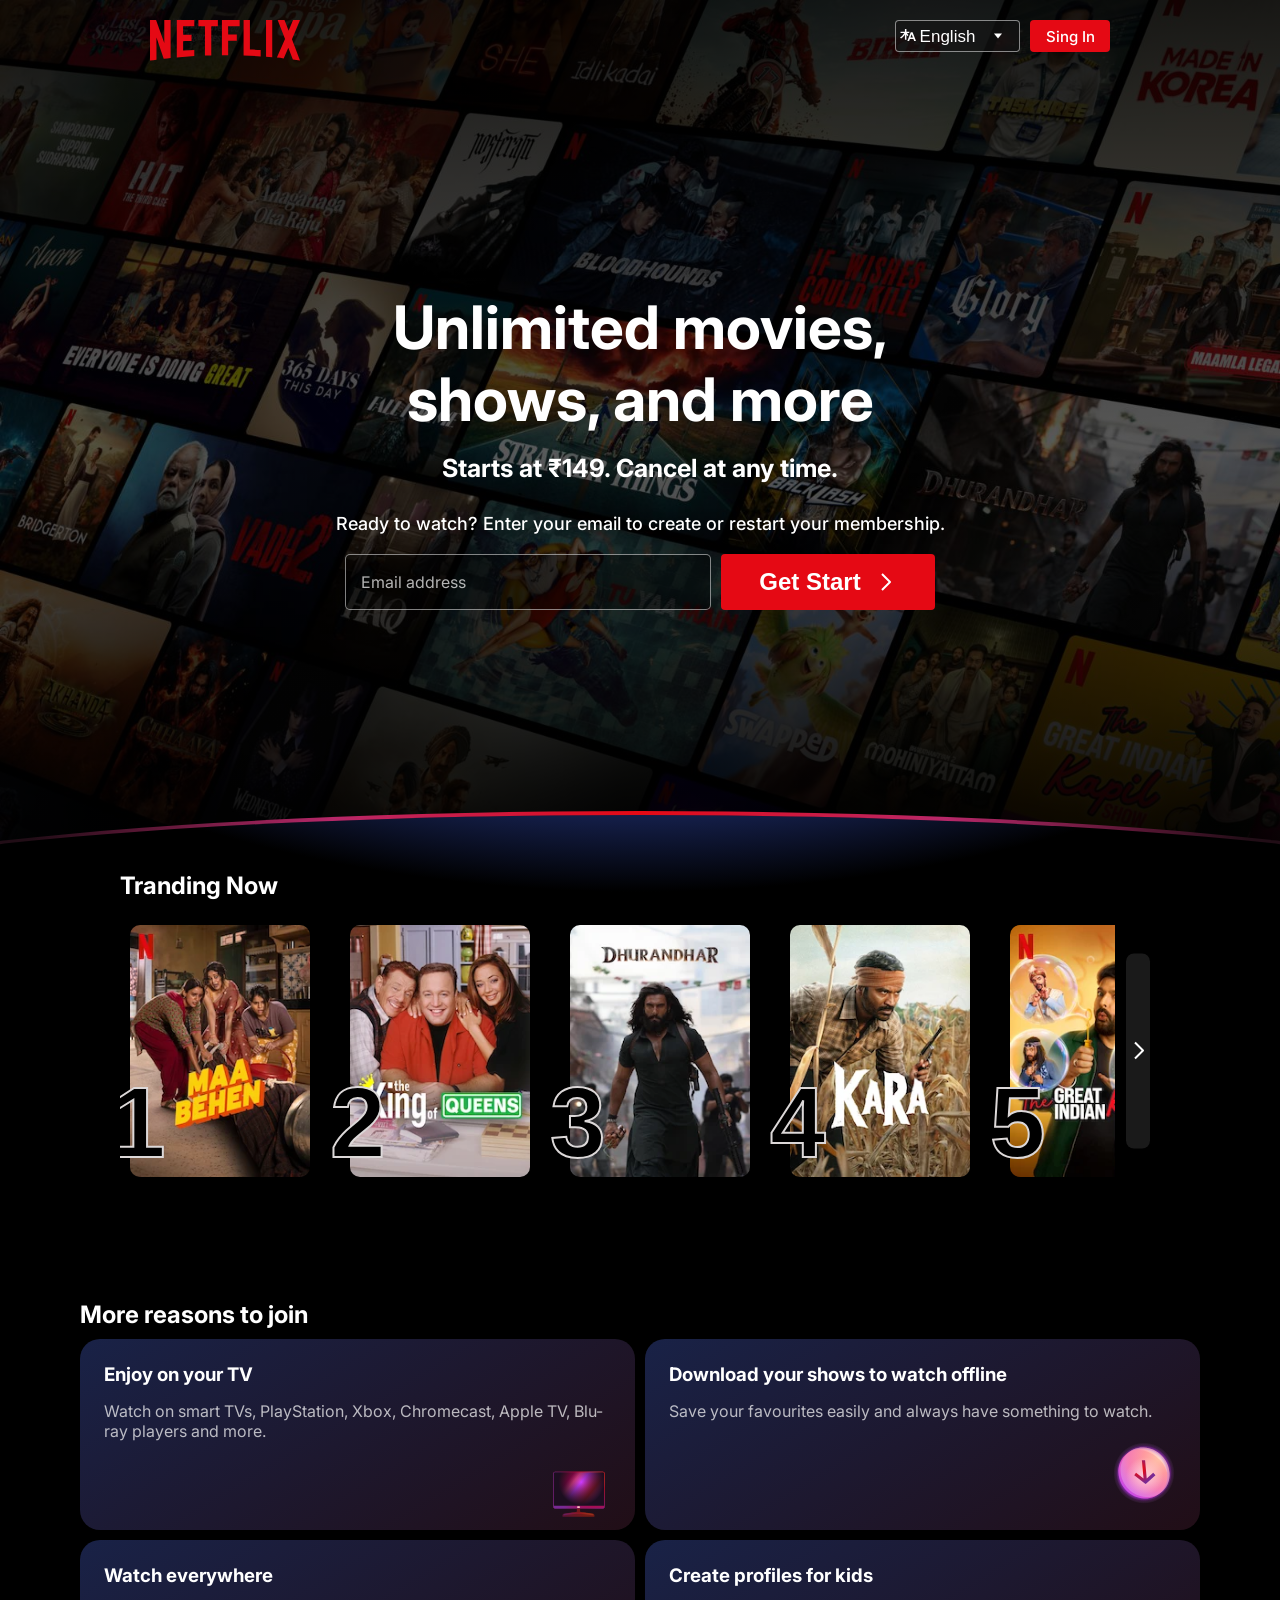
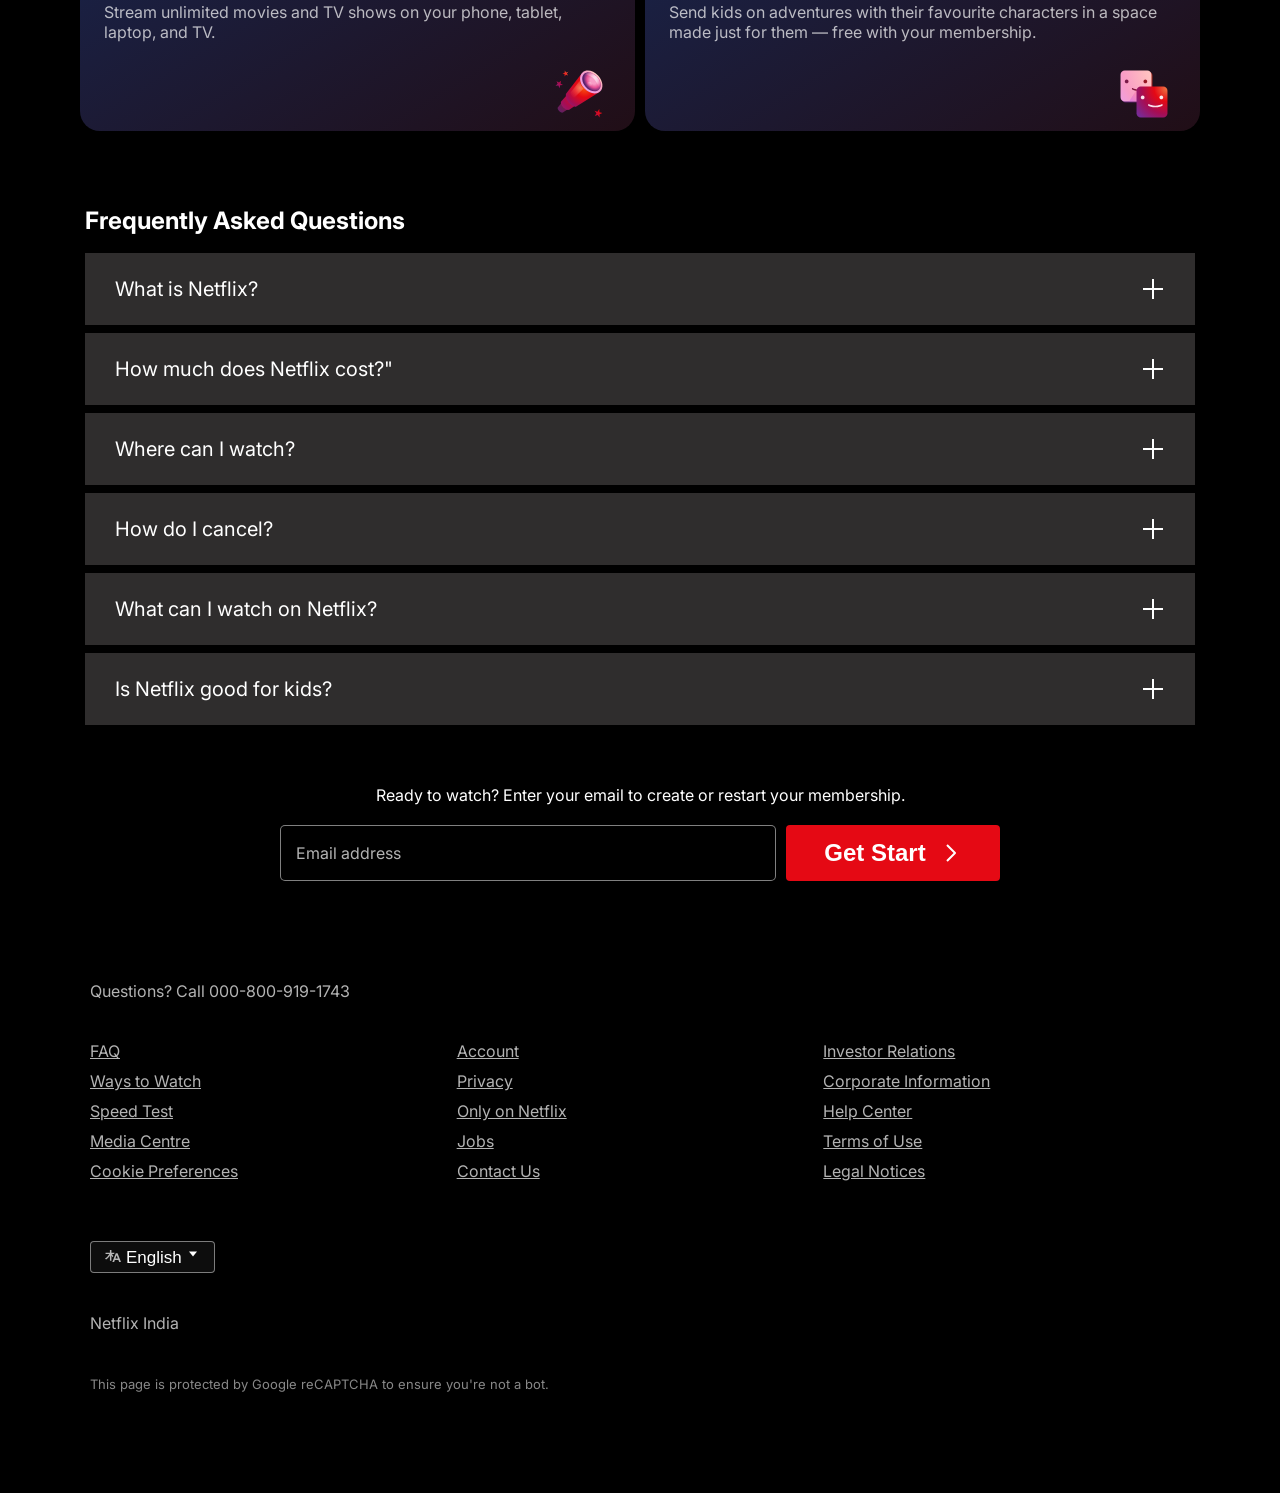
<file: index.html>
<!DOCTYPE html>
<html lang="en">
<head>
    <meta charset="UTF-8">
    <meta name="viewport" content="width=device-width, initial-scale=1.0">
    <title>Netflix India - clone</title>
    <link rel="stylesheet" href="style.css">
    <link rel="preconnect" href="https://fonts.googleapis.com">
    <link rel="preconnect" href="https://fonts.gstatic.com" crossorigin>
    <link href="https://fonts.googleapis.com/css2?family=Inter:wght@300;400;700&family=Bebas+Neue&display=swap" rel="stylesheet">
</head>
<body>
    <header>
        <div class="navbar">
            <span class="logo">
                <svg viewBox="0 0 111 30" version="1.1" xmlns="http://www.w3.org/2000/svg" xmlns:xlink="http://www.w3.org/1999/xlink" aria-hidden="true" role="img" class="default-ltr-iqcdef-cache-17hp4kx e38gzvf2"><g><path d="M105.06233,14.2806261 L110.999156,30 C109.249227,29.7497422 107.500234,29.4366857 105.718437,29.1554972 L102.374168,20.4686475 L98.9371075,28.4375293 C97.2499766,28.1563408 95.5928391,28.061674 93.9057081,27.8432843 L99.9372012,14.0931671 L94.4680851,-5.68434189e-14 L99.5313525,-5.68434189e-14 L102.593495,7.87421502 L105.874965,-5.68434189e-14 L110.999156,-5.68434189e-14 L105.06233,14.2806261 Z M90.4686475,-5.68434189e-14 L85.8749649,-5.68434189e-14 L85.8749649,27.2499766 C87.3746368,27.3437061 88.9371075,27.4055675 90.4686475,27.5930265 L90.4686475,-5.68434189e-14 Z M81.9055207,26.93692 C77.7186241,26.6557316 73.5307901,26.4064111 69.250164,26.3117443 L69.250164,-5.68434189e-14 L73.9366389,-5.68434189e-14 L73.9366389,21.8745899 C76.6248008,21.9373887 79.3120255,22.1557784 81.9055207,22.2804387 L81.9055207,26.93692 Z M64.2496954,10.6561065 L64.2496954,15.3435186 L57.8442216,15.3435186 L57.8442216,25.9996251 L53.2186709,25.9996251 L53.2186709,-5.68434189e-14 L66.3436123,-5.68434189e-14 L66.3436123,4.68741213 L57.8442216,4.68741213 L57.8442216,10.6561065 L64.2496954,10.6561065 Z M45.3435186,4.68741213 L45.3435186,26.2498828 C43.7810479,26.2498828 42.1876465,26.2498828 40.6561065,26.3117443 L40.6561065,4.68741213 L35.8121661,4.68741213 L35.8121661,-5.68434189e-14 L50.2183897,-5.68434189e-14 L50.2183897,4.68741213 L45.3435186,4.68741213 Z M30.749836,15.5928391 C28.687787,15.5928391 26.2498828,15.5928391 24.4999531,15.6875059 L24.4999531,22.6562939 C27.2499766,22.4678976 30,22.2495079 32.7809542,22.1557784 L32.7809542,26.6557316 L19.812541,27.6876933 L19.812541,-5.68434189e-14 L32.7809542,-5.68434189e-14 L32.7809542,4.68741213 L24.4999531,4.68741213 L24.4999531,10.9991564 C26.3126816,10.9991564 29.0936358,10.9054269 30.749836,10.9054269 L30.749836,15.5928391 Z M4.78114163,12.9684132 L4.78114163,29.3429562 C3.09401069,29.5313525 1.59340144,29.7497422 0,30 L0,-5.68434189e-14 L4.4690224,-5.68434189e-14 L10.562377,17.0315868 L10.562377,-5.68434189e-14 L15.2497891,-5.68434189e-14 L15.2497891,28.061674 C13.5935889,28.3437998 11.906458,28.4375293 10.1246602,28.6868498 L4.78114163,12.9684132 Z"></path></g></svg>
            </span>
            
            <div class="btnContainer">
                <div class="lang-container">
                    <svg viewBox="0 0 16 16" width="16" height="16" data-icon="LanguagesSmall" data-icon-id=":R8pbaml6lalalalb96:" aria-hidden="true" xmlns="http://www.w3.org/2000/svg" fill="none" role="img"><path fill="currentColor" fill-rule="evenodd" d="M10.77 5.33 10.5 6 9.34 8.94l-.57 1.44L7.33 14h1.78l.73-1.97h3.58l.74 1.97H16l-3.43-8.67zm-.15 4.6-.24.63h2.51l-1.26-3.35zm-1.1-5.09.1-.19h-3.2V2h-1.5v2.65H.55V6h3.77A11 11 0 0 1 0 10.43c.33.28.81.8 1.05 1.16 1.5-.91 2.85-2.36 3.88-4.02v5.1h1.49V7.52q.6.95 1.33 1.8l.57-1.43a12 12 0 0 1-1.34-1.9h2.09z" clip-rule="evenodd"></path></svg>
                    <select id="langbtn" style="font-size: 17px !important">
                        <option> English </option>
                        <option> हिन्दी </option>
                    </select>
                </div>
                <div class="btn" id="singIn" ><a href="singIn.html"> Sing In </a></div>
            </div>
        </div>

        <div class="header-contant-container">
            <div class="header-contant">
                <h1>Unlimited movies, shows, and more</h1>
                <p>Starts at ₹149. Cancel at any time.</p>
                <h3>Ready to watch? Enter your email to create or restart your membership.</h4>
            </div>
            <div class="email-container">
                <div class="input-wrapper">
                    <input type="email" id="emailInput" class="netflix-input" required placeholder=" ">
                    <label for="emailInput" class="input-label">Email address</label>
                </div>
                
                <div class="get-start-btn-container">
                    <button id="getStartedBtn">
                        <a class="get-start-btn" href="">Get Start</a>
                        <svg viewBox="0 0 24 24" width="24" height="24" data-icon="ChevronRightMedium" data-icon-id=":r4:" aria-hidden="true" xmlns="http://www.w3.org/2000/svg" fill="none" role="img"><path fill="currentColor" fill-rule="evenodd" d="m15.586 12-7.293 7.293 1.414 1.414 8-8a1 1 0 0 0 0-1.414l-8-8-1.414 1.414z" clip-rule="evenodd"></path></svg>
                    </button>
                </div>

            </div>

            <div id="error-message" style="color: #eb5757; font-size: 14px; margin-top: 5px; display: none;">
                Please enter a valid email address.
            </div>
        </div>

         <div class="curve-wrapper">
            <div class="curve-container">
                <div class="rounded-line"></div>
            </div>
        </div>

        <div class="tranding-section-container">
            <div class="tranding-section-title">
                <h2>Tranding Now</h2>
            </div>

            <div class="slider-btn" id="slider-left-btn">
                <button>
                    <svg viewBox="0 0 24 24" width="24" height="24" data-icon="ChevronLeftMedium" data-icon-id=":rr:" aria-hidden="true" xmlns="http://www.w3.org/2000/svg" fill="none" role="img"><path fill="currentColor" fill-rule="evenodd" d="m8.414 12 7.293 7.293-1.414 1.414-8-8a1 1 0 0 1 0-1.414l8-8 1.414 1.414z" clip-rule="evenodd"></path></svg>
                </button>
            </div>

                <div class="tranding-section-slider">
                    <div class="card">
                        <img id="maa-behen-img" src="MaaBehen.webp" alt="Maa Behen">
                        <div class="number">1</div>
                    </div>
                    
                    <div class="card">
                        <img id="the-king-0f-queens-img" src="The King of Queens.webp" alt="The King of Queens">
                        <div class="number">2</div>
                    </div>
                    
                    <div class="card">
                        <img id="dhurander-img" src="Dhurander.webp" alt="Dhurander">
                        <div class="number">3</div>
                    </div>
                    
                    <div class="card">
                        <img id="kara-img" src="Kara.webp" alt="Kara">
                        <div class="number">4</div>
                    </div>
                    
                    <div class="card">
                        <img id="the-great-kapil-sharma-show-img" src="The Great Kapil Sharma Show.webp" alt="The Great Kapil Sharma Show">
                        <div class="number">5</div>
                    </div>
                        
                    <div class="card">
                        <img id="dhurander-2-img" src="Dhurander2.webp" alt="Dhurander 2">
                        <div class="number">6</div>
                    </div>
                        
                    <div class="card">
                        <img id="youth-img" src="Youth.webp" alt="Youth">
                        <div class="number">7</div>
                    </div>
                        
                    <div class="card">
                        <img id="karatavya-img" src="Karatavya.webp" alt="karatavya">
                        <div class="number">8</div>
                    </div>
                        
                    <div class="card">
                        <img id="berlin-img" src="Berlin.webp" alt="Berlin">
                        <div class="number">9</div>
                    </div>
                        
                    <div class="card">
                        <img id="clash-in-italy-img" src="Clash in Italy.webp" alt="Clash in Italy">
                        <div class="number">10</div>
                    </div>
                </div>

            <div class="slider-btn" id="slider-right-btn">
                <button>
                    <svg viewBox="0 0 24 24" width="24" height="24" transform="rotate(180)" data-icon="ChevronLeftMedium" data-icon-id=":rr:" aria-hidden="true" xmlns="http://www.w3.org/2000/svg" fill="none" role="img">
                        <path fill="currentColor" fill-rule="evenodd" d="m8.414 12 7.293 7.293-1.414 1.414-8-8a1 1 0 0 1 0-1.414l8-8 1.414 1.414z" clip-rule="evenodd"></path>
                    </svg>
                </button>
            </div>
        </div>
    </header>

    <main>
        <div class="more-reasons-to-join">

            <h2>More reasons to join</h2>
            
            <div class="box-container">
            <div class="box">
                <h3>Enjoy on your TV</h3>
                <p>Watch on smart TVs, PlayStation, Xbox, Chromecast, Apple TV, Blu-ray players and more.</p>

                <div class="icon">
                    <svg width="72" height="72" viewBox="0 0 72 72" fill="none"><g id="television-core-small">
                        <path id="Vector" fill-rule="evenodd" clip-rule="evenodd" d="M37.2 53.3992C37.2 52.7365 36.6628 52.1992 36 52.1992H34.8C34.1373 52.1992 33.6 52.7365 33.6 53.3992V56.2636C33.6 56.9129 33.0834 57.4433 32.4347 57.4739C30.3013 57.5744 28.1719 57.7834 26.0546 58.1011L19.444 59.0926C18.2692 59.2688 17.4 60.2782 17.4 61.4662V62.0992C17.4 62.4304 17.6686 62.6992 18 62.6992H52.8C53.1314 62.6992 53.4 62.4304 53.4 62.0992V61.4662C53.4 60.2782 52.5309 59.2688 51.3561 59.0926L44.7454 58.1011C42.6282 57.7834 40.4987 57.5744 38.3653 57.4739C37.7167 57.4433 37.2 56.9129 37.2 56.2636V53.3992Z" fill="url(#paint0_radial_5179_1308)"></path><path id="Vector_2" d="M18.6 60.7388C18.6 60.2306 18.9587 59.796 19.4602 59.711C22.0196 59.2775 29.7585 58.0508 35.4 58.0508C41.0415 58.0508 48.7804 59.2775 51.3398 59.711C51.8412 59.796 52.2 60.2306 52.2 60.7388C52.2 60.902 52.0575 61.0268 51.8967 61.0004C50.1219 60.707 40.9704 59.2409 35.4 59.2409C29.8295 59.2409 20.678 60.707 18.9033 61.0004C18.7425 61.0268 18.6 60.902 18.6 60.7388Z" fill="url(#paint1_radial_5179_1308)"></path><path id="Vector_3" d="M63 12H8.99995C8.00584 12 7.19995 12.8059 7.19995 13.8V51.6C7.19995 52.5941 8.00584 53.4 8.99995 53.4H63C63.9941 53.4 64.8 52.5941 64.8 51.6V13.8C64.8 12.8059 63.9941 12 63 12Z" fill="url(#paint2_linear_5179_1308)"></path><path id="Vector_4" d="M63 12H8.99995C8.00584 12 7.19995 12.8059 7.19995 13.8V51.6C7.19995 52.5941 8.00584 53.4 8.99995 53.4H63C63.9941 53.4 64.8 52.5941 64.8 51.6V13.8C64.8 12.8059 63.9941 12 63 12Z" fill="url(#paint3_radial_5179_1308)"></path><path id="Vector_5" fill-rule="evenodd" clip-rule="evenodd" d="M8.99995 12.6H63C63.663 12.6 64.2 13.1372 64.2 13.8V50.4H7.79995V13.8C7.79995 13.1372 8.33719 12.6 8.99995 12.6ZM7.19995 50.4V13.8C7.19995 12.8059 8.00581 12 8.99995 12H63C63.9942 12 64.8 12.8059 64.8 13.8V50.4V51.6C64.8 52.5941 63.9942 53.4 63 53.4H8.99995C8.00581 53.4 7.19995 52.5941 7.19995 51.6V50.4Z" fill="url(#paint4_radial_5179_1308)"></path><path id="Vector_6" d="M35.4 52.8C36.3941 52.8 37.2 52.3971 37.2 51.9C37.2 51.4029 36.3941 51 35.4 51C34.4059 51 33.6 51.4029 33.6 51.9C33.6 52.3971 34.4059 52.8 35.4 52.8Z" fill="url(#paint5_radial_5179_1308)"></path></g><defs><radialGradient id="paint0_radial_5179_1308" cx="0" cy="0" r="1" gradientUnits="userSpaceOnUse" gradientTransform="translate(50.3269 49.3723) rotate(118.526) scale(55.1579 46.2871)"><stop stop-color="#802600"></stop><stop offset="0.333333" stop-color="#6F181D"></stop><stop offset="0.666667" stop-color="#5B1333"></stop><stop offset="1" stop-color="#391945"></stop></radialGradient><radialGradient id="paint1_radial_5179_1308" cx="0" cy="0" r="1" gradientUnits="userSpaceOnUse" gradientTransform="translate(48.1077 53.6128) rotate(158.116) scale(32.7275 42.219)"><stop stop-color="#99421D"></stop><stop offset="0.333333" stop-color="#99161D"></stop><stop offset="0.666667" stop-color="#7D1845"></stop><stop offset="1" stop-color="#59216E"></stop></radialGradient><linearGradient id="paint2_linear_5179_1308" x1="10.4727" y1="14.9572" x2="56.1755" y2="51.4814" gradientUnits="userSpaceOnUse"><stop stop-color="#99161D"></stop><stop offset="0.245283" stop-color="#CA005B"></stop><stop offset="0.346698" stop-color="#FF479A"></stop><stop offset="0.46934" stop-color="#CC3CFF"></stop><stop offset="0.735849" stop-color="#BC1A22"></stop><stop offset="1" stop-color="#C94FF5"></stop></linearGradient><radialGradient id="paint3_radial_5179_1308" cx="0" cy="0" r="1" gradientUnits="userSpaceOnUse" gradientTransform="translate(38.6181 23.8286) rotate(90) scale(25.9571 25.8545)"><stop stop-color="#1C0E20" stop-opacity="0"></stop><stop offset="1" stop-color="#1C0E20"></stop></radialGradient><radialGradient id="paint4_radial_5179_1308" cx="0" cy="0" r="1" gradientUnits="userSpaceOnUse" gradientTransform="translate(54 20.1938) rotate(144.293) scale(47.2897 44.8232)"><stop stop-color="#EF7744"></stop><stop offset="0.333333" stop-color="#E50914"></stop><stop offset="0.666667" stop-color="#A70D53"></stop><stop offset="1" stop-color="#792A95"></stop></radialGradient><radialGradient id="paint5_radial_5179_1308" cx="0" cy="0" r="1" gradientUnits="userSpaceOnUse" gradientTransform="translate(36.525 51.3562) rotate(135) scale(4.58735)"><stop stop-color="#FFDCCC"></stop><stop offset="0.333333" stop-color="#FFBDC0"></stop><stop offset="0.666667" stop-color="#F89DC6"></stop><stop offset="1" stop-color="#E4A1FA"></stop></radialGradient></defs>
                    </svg>
                </div>
            </div>

            <div class="box">
                <h3>Download your shows to watch offline</h3>
                <p>Save your favourites easily and always have something to watch.</p>

                <div class="icon">
                    <svg width="72" height="72" viewBox="0 0 72 72" fill="none"><g id="download-core-small"><path id="Vector" d="M36 70.2008C54.8882 70.2008 70.2001 54.8889 70.2001 36.0008C70.2001 17.1126 54.8882 1.80078 36 1.80078C17.1119 1.80078 1.80005 17.1126 1.80005 36.0008C1.80005 54.8889 17.1119 70.2008 36 70.2008Z" fill="url(#paint0_radial_5179_7940)"></path><path id="Vector_2" opacity="0.4" d="M64.7658 36.195C65.5206 51.5916 53.7908 63.5824 38.5668 62.977C23.3428 62.3722 10.3893 49.4 9.63446 34.0034C8.87954 18.6068 20.6091 6.61594 35.8331 7.22116C51.0571 7.82638 64.0104 20.7984 64.7658 36.195Z" fill="url(#paint1_radial_5179_7940)"></path><path id="Vector_3" d="M62.3657 37.9958C63.1205 53.3924 51.3908 65.3832 36.1668 64.7778C20.9428 64.173 7.9893 51.2008 7.23444 35.8041C6.47952 20.4075 18.2091 8.41672 33.4331 9.02194C48.6571 9.62716 61.6103 22.5992 62.3657 37.9958Z" fill="url(#paint2_radial_5179_7940)"></path><path id="Vector_4" opacity="0.5" d="M64.7658 36.195C65.5206 51.5916 53.7908 63.5824 38.5668 62.977C23.3428 62.3722 10.3893 49.4 9.63446 34.0034C8.87954 18.6068 20.6091 6.61594 35.8331 7.22116C51.0571 7.82638 64.0104 20.7984 64.7658 36.195Z" fill="url(#paint3_radial_5179_7940)"></path><path id="Vector_5" opacity="0.6" d="M36.9 60.6C48.6636 60.6 58.2 51.0637 58.2 39.3C58.2 27.5363 48.6636 18 36.9 18C25.1363 18 15.6 27.5363 15.6 39.3C15.6 51.0637 25.1363 60.6 36.9 60.6Z" fill="url(#paint4_radial_5179_7940)"></path><path id="Vector_6" fill-rule="evenodd" clip-rule="evenodd" d="M39.0849 42.2727L46.3387 35.76L48.8945 38.5142L38.9118 47.477L37.8466 48.4333L36.6071 47.477L24.9899 38.5142L27.0434 35.76L35.4849 42.2727L33.6 21.6016H37.2L39.0849 42.2727Z" fill="url(#paint5_radial_5179_7940)"></path><path id="Vector_7" opacity="0.4" fill-rule="evenodd" clip-rule="evenodd" d="M61.6566 34.9618C61.7832 35.3893 62.391 35.3233 62.3694 34.878C61.6962 21.1369 50.1509 9.55975 36.5817 9.01957C34.4606 8.93515 32.4155 9.12541 30.4772 9.55909C30.0745 9.64915 30.1575 10.2082 30.5697 10.2246C45.0094 10.7979 57.6246 21.2971 61.6566 34.9618Z" fill="url(#paint6_radial_5179_7940)"></path></g><defs><radialGradient id="paint0_radial_5179_7940" cx="0" cy="0" r="1" gradientUnits="userSpaceOnUse" gradientTransform="translate(36.0001 36.1837) rotate(-90) scale(34.3829)"><stop offset="0.782019" stop-color="#982DBE"></stop><stop offset="0.906819" stop-color="#B038DC" stop-opacity="0.2"></stop><stop offset="1" stop-color="#E4A1FA" stop-opacity="0"></stop></radialGradient><radialGradient id="paint1_radial_5179_7940" cx="0" cy="0" r="1" gradientUnits="userSpaceOnUse" gradientTransform="translate(52.9937 20.0992) rotate(135) scale(49.9836)"><stop stop-color="#FFDCCC"></stop><stop offset="0.333333" stop-color="#FFBDC0"></stop><stop offset="0.666667" stop-color="#F89DC6"></stop><stop offset="1" stop-color="#E4A1FA"></stop></radialGradient><radialGradient id="paint2_radial_5179_7940" cx="0" cy="0" r="1" gradientUnits="userSpaceOnUse" gradientTransform="translate(52.7999 19.6937) rotate(135) scale(53.1037)"><stop stop-color="#FFA984"></stop><stop offset="0.333333" stop-color="#FF787F"></stop><stop offset="0.666667" stop-color="#F45FA2"></stop><stop offset="1" stop-color="#C44AF1"></stop></radialGradient><radialGradient id="paint3_radial_5179_7940" cx="0" cy="0" r="1" gradientUnits="userSpaceOnUse" gradientTransform="translate(52.9937 20.0992) rotate(135) scale(49.9836)"><stop stop-color="#FFDCCC"></stop><stop offset="0.333333" stop-color="#FFBDC0"></stop><stop offset="0.666667" stop-color="#F89DC6"></stop><stop offset="1" stop-color="#E4A1FA"></stop></radialGradient><radialGradient id="paint4_radial_5179_7940" cx="0" cy="0" r="1" gradientUnits="userSpaceOnUse" gradientTransform="translate(36.9 39.3) scale(21.3)"><stop stop-color="white"></stop><stop offset="1" stop-color="white" stop-opacity="0"></stop></radialGradient><radialGradient id="paint5_radial_5179_7940" cx="0" cy="0" r="1" gradientUnits="userSpaceOnUse" gradientTransform="translate(31.2 32.1016) rotate(39.5226) scale(15.5567)"><stop stop-color="#EF7744"></stop><stop offset="0.2406" stop-color="#E50914"></stop><stop offset="1" stop-color="#792A95"></stop></radialGradient><radialGradient id="paint6_radial_5179_7940" cx="0" cy="0" r="1" gradientUnits="userSpaceOnUse" gradientTransform="translate(50.7 21.3) rotate(-180) scale(30)"><stop stop-color="white"></stop><stop offset="1" stop-color="white" stop-opacity="0"></stop></radialGradient></defs></svg>
                </div>
            </div>

            <div class="box">
                <h3>Watch everywhere</h3>
                <p>Stream unlimited movies and TV shows on your phone, tablet, laptop, and TV.</p>

                <div class="icon">
                    <svg width="72" height="72" viewBox="0 0 72 72" fill="none"><g id="telescope-core-small"><path id="Vector" d="M24.0492 36.6016L33.6 46.3898L17.8029 56.8633C17.8029 56.8633 15.8891 57.6983 13.625 55.2638C11.361 52.8293 12.1235 51.238 12.1235 51.238L24.0492 36.6016Z" fill="url(#paint0_radial_5179_1664)"></path><path id="Vector_2" d="M25.0344 34.1992L36 46.151L25.0616 53.8043C25.0616 53.8043 21.8289 55.0984 18.0987 51.0172C14.3686 46.9358 15.9198 44.5105 15.9198 44.5105L25.0344 34.1992Z" fill="url(#paint1_radial_5179_1664)"></path><path id="Vector_3" d="M39 13.0195L59.1 33.6788L32.5325 50.4142C32.5325 50.4142 28.7459 50.2552 24.3978 45.4897C20.0498 40.7243 21.4096 35.8101 21.4096 35.8101L39 13.0195Z" fill="url(#paint2_radial_5179_1664)"></path><path id="Vector_4" d="M57.6709 15.3516C63.1044 21.2807 63.9858 29.2883 59.6386 33.2371C55.2916 37.186 47.3628 35.5806 41.9292 29.6515C36.4954 23.7224 35.6145 15.7148 39.9615 11.766C44.3084 7.81716 52.2372 9.42252 57.6709 15.3516Z" fill="url(#paint3_radial_5179_1664)"></path><path id="Vector_5" d="M58.3787 31.255C54.8121 34.5032 48.2143 33.0817 43.6421 28.0798C39.07 23.078 38.2547 16.39 41.8213 13.1419C45.3879 9.89364 51.9857 11.3152 56.5579 16.3171C61.1298 21.3189 61.9452 28.0069 58.3787 31.255Z" fill="url(#paint4_radial_5179_1664)"></path><path id="Vector_6" opacity="0.85" d="M59.6783 28.823C60.576 24.1785 59.6544 20.5934 56.1603 16.6199C52.6662 12.6464 47.3508 10.8657 43.7796 12.7598C39.371 15.098 48.3734 13.5961 53.4577 19.5815C57.8259 24.724 58.8516 33.1009 59.6783 28.823Z" fill="url(#paint5_radial_5179_1664)"></path><path id="Vector_7" opacity="0.4" d="M50.3979 25.2452C50.4549 26.7239 49.2932 27.7677 47.8032 27.5766C46.3131 27.3856 45.059 26.032 45.002 24.5532C44.945 23.0745 46.1067 22.0307 47.5968 22.2218C49.0868 22.4128 50.341 23.7664 50.3979 25.2452Z" fill="url(#paint6_radial_5179_1664)"></path><path id="Vector_8" opacity="0.6" d="M36.9217 21.0039L26.4258 34.3627C26.3297 36.4604 28.2903 39.5534 30.0334 40.8344L41.2345 29.9105C39.6 28.2005 36.9591 24.1025 36.9217 21.0039Z" fill="url(#paint7_radial_5179_1664)"></path><path id="Vector_9" fill-rule="evenodd" clip-rule="evenodd" d="M20.0576 9.60156L21.479 11.7187L24 11.0654L22.3575 13.0272L23.7789 15.1444L21.3424 14.2397L19.7 16.2016L19.8365 13.6806L17.4 12.7759L19.9209 12.1225L20.0576 9.60156ZM58.776 52.8016L58.9623 56.4685L62.4 57.4188L59.0774 58.7347L59.2637 62.4016L57.0239 59.548L53.7014 60.8638L55.6397 57.7843L53.4 54.9307L56.8377 55.8811L58.776 52.8016ZM15.206 24.2101L15.8768 21.0016L13.4793 23.1964L10.6853 21.5563L11.9975 24.553L9.59998 26.7478L12.8085 26.405L14.1207 29.4016L14.7915 26.1931L18 25.8502L15.206 24.2101Z" fill="url(#paint8_linear_5179_1664)"></path></g><defs><radialGradient id="paint0_radial_5179_1664" cx="0" cy="0" r="1" gradientUnits="userSpaceOnUse" gradientTransform="translate(36.6875 32.7016) rotate(135) scale(34.9134)"><stop stop-color="#99421D"></stop><stop offset="0.333333" stop-color="#99161D"></stop><stop offset="0.666667" stop-color="#7D1845"></stop><stop offset="1" stop-color="#59216E"></stop></radialGradient><radialGradient id="paint1_radial_5179_1664" cx="0" cy="0" r="1" gradientUnits="userSpaceOnUse" gradientTransform="translate(42.5937 27.2992) rotate(135) scale(44.5477 44.5279)"><stop stop-color="#EF7744"></stop><stop offset="0.333333" stop-color="#E50914"></stop><stop offset="0.666667" stop-color="#A70D53"></stop><stop offset="1" stop-color="#792A95"></stop></radialGradient><radialGradient id="paint2_radial_5179_1664" cx="0" cy="0" r="1" gradientUnits="userSpaceOnUse" gradientTransform="translate(42.3 29.106) rotate(135) scale(31.8127)"><stop stop-color="#FB540D"></stop><stop offset="0.333333" stop-color="#E50914"></stop><stop offset="0.666667" stop-color="#A70D53"></stop><stop offset="1" stop-color="#792A95"></stop></radialGradient><radialGradient id="paint3_radial_5179_1664" cx="0" cy="0" r="1" gradientUnits="userSpaceOnUse" gradientTransform="translate(57.675 14.7078) rotate(134.326) scale(24.0433 24.0367)"><stop stop-color="#FFDCCC"></stop><stop offset="0.333333" stop-color="#FFBDC0"></stop><stop offset="0.666667" stop-color="#F89DC6"></stop><stop offset="1" stop-color="#E4A1FA"></stop></radialGradient><radialGradient id="paint4_radial_5179_1664" cx="0" cy="0" r="1" gradientUnits="userSpaceOnUse" gradientTransform="translate(52.1305 21.273) rotate(141.875) scale(9.87138 12.8159)"><stop offset="0.307292" stop-color="#F89DC6"></stop><stop offset="0.645392" stop-color="#E75094"></stop><stop offset="1" stop-color="#59216E"></stop></radialGradient><radialGradient id="paint5_radial_5179_1664" cx="0" cy="0" r="1" gradientUnits="userSpaceOnUse" gradientTransform="translate(55.8 15.6) rotate(135) scale(13.1522)"><stop stop-color="white"></stop><stop offset="1" stop-color="white" stop-opacity="0"></stop></radialGradient><radialGradient id="paint6_radial_5179_1664" cx="0" cy="0" r="1" gradientUnits="userSpaceOnUse" gradientTransform="translate(49.2362 22.9648) rotate(131.079) scale(5.08644 6.006)"><stop stop-color="white"></stop><stop offset="1" stop-color="white" stop-opacity="0"></stop></radialGradient><radialGradient id="paint7_radial_5179_1664" cx="0" cy="0" r="1" gradientUnits="userSpaceOnUse" gradientTransform="translate(36.8758 29.1353) rotate(137.622) scale(13.5764)"><stop stop-color="#FFA984"></stop><stop offset="1" stop-color="#F7636B" stop-opacity="0"></stop></radialGradient><linearGradient id="paint8_linear_5179_1664" x1="44.65" y1="27.9016" x2="24.25" y2="48.3016" gradientUnits="userSpaceOnUse"><stop stop-color="#EF7744"></stop><stop offset="0.333333" stop-color="#E50914"></stop><stop offset="0.666667" stop-color="#A70D53"></stop><stop offset="1" stop-color="#792A95"></stop></linearGradient></defs></svg>
                </div>
            </div>

            <div class="box">
                <h3>Create profiles for kids</h3>
                <p>Send kids on adventures with their favourite characters in a space made just for them — free with your membership.</p>

                <div class="icon">
                    <svg width="72" height="72" viewBox="0 0 72 72" fill="none"><g id="profiles-core-small"><path id="Vector" d="M10.8 15.6008C10.8 12.9499 12.949 10.8008 15.5999 10.8008H40.8C43.4509 10.8008 45.6 12.9498 45.6 15.6008V40.8007C45.6 43.4516 43.4509 45.6007 40.8 45.6007H15.6C12.949 45.6007 10.8 43.4517 10.8 40.8007V15.6008Z" fill="url(#paint0_radial_5179_7919)"></path><path id="Vector_2" d="M9.59998 14.4016C9.59998 11.7506 11.749 9.60162 14.4 9.60156H39.6C42.251 9.60156 44.4 11.7506 44.4 14.4016V39.6015C44.4 42.2525 42.251 44.4015 39.6 44.4015H14.4C11.749 44.4016 9.59998 42.2525 9.59998 39.6015V14.4016Z" fill="url(#paint1_radial_5179_7919)"></path><path id="Vector_3" d="M18.6 21.9008C18.6 23.0606 17.6598 24.0008 16.5 24.0008C15.3402 24.0008 14.4 23.0606 14.4 21.9008C14.4 20.741 15.3402 19.8008 16.5 19.8008C17.6598 19.8008 18.6 20.741 18.6 21.9008Z" fill="url(#paint2_radial_5179_7919)"></path><path id="Vector_4" d="M39.6 21.9008C39.6 23.0606 38.6598 24.0008 37.5 24.0008C36.3402 24.0008 35.4 23.0606 35.4 21.9008C35.4 20.741 36.3402 19.8008 37.5 19.8008C38.6598 19.8008 39.6 20.741 39.6 21.9008Z" fill="url(#paint3_radial_5179_7919)"></path><path id="Vector_5" d="M23.6713 29.4501C23.2437 29.1967 22.6917 29.3379 22.4383 29.7655C22.1848 30.1932 22.3261 30.7452 22.7537 30.9986C23.8254 31.6337 26.769 32.7744 30.6375 32.7744C34.506 32.7744 37.4497 31.6337 38.5213 30.9986C38.949 30.7452 39.0902 30.1932 38.8368 29.7655C38.5834 29.3379 38.0313 29.1967 37.6037 29.4501C36.8191 29.9151 34.194 30.9744 30.6375 30.9744C27.081 30.9744 24.456 29.9151 23.6713 29.4501Z" fill="url(#paint4_radial_5179_7919)"></path><path id="Vector_6" opacity="0.35" d="M19.2 44.4016H28.2L32.4 27.6016C30.2787 28.1801 28.4542 29.5387 27.2921 31.4053L19.2 44.4016Z" fill="url(#paint5_radial_5179_7919)"></path><path id="Vector_7" d="M27.6 32.4016C27.6 29.7506 29.749 27.6016 32.4 27.6016L57.6 27.6016C60.2508 27.6016 62.4 29.7506 62.4 32.4016V57.6015C62.4 60.2524 60.2508 62.4016 57.6 62.4016H32.4C29.749 62.4016 27.6 60.2524 27.6 57.6016V32.4016Z" fill="url(#paint6_radial_5179_7919)"></path><path id="Vector_8" d="M36.6 39.9008C36.6 41.0606 35.6598 42.0008 34.5 42.0008C33.3402 42.0008 32.4 41.0606 32.4 39.9008C32.4 38.741 33.3402 37.8008 34.5 37.8008C35.6598 37.8008 36.6 38.741 36.6 39.9008Z" fill="url(#paint7_radial_5179_7919)"></path><path id="Vector_9" d="M57.6 39.9008C57.6 41.0606 56.6598 42.0008 55.5 42.0008C54.3402 42.0008 53.4 41.0606 53.4 39.9008C53.4 38.741 54.3402 37.8008 55.5 37.8008C56.6598 37.8008 57.6 38.741 57.6 39.9008Z" fill="url(#paint8_radial_5179_7919)"></path><path id="Vector_10" d="M41.8213 47.6025C41.3937 47.349 40.8416 47.4903 40.5882 47.9179C40.3348 48.3455 40.476 48.8976 40.9037 49.1509C41.9753 49.786 44.919 50.9267 48.7875 50.9267C52.656 50.9267 55.5996 49.786 56.6713 49.1509C57.0989 48.8976 57.2402 48.3455 56.9867 47.9179C56.7333 47.4903 56.1813 47.349 55.7537 47.6025C54.969 48.0674 52.344 49.1267 48.7875 49.1267C45.231 49.1267 42.6059 48.0674 41.8213 47.6025Z" fill="url(#paint9_radial_5179_7919)"></path></g><defs><radialGradient id="paint0_radial_5179_7919" cx="0" cy="0" r="1" gradientUnits="userSpaceOnUse" gradientTransform="translate(39.075 17.6882) rotate(135) scale(32.8097)"><stop stop-color="#99421D"></stop><stop offset="0.333333" stop-color="#99161D"></stop><stop offset="0.666667" stop-color="#7D1845"></stop><stop offset="1" stop-color="#59216E"></stop></radialGradient><radialGradient id="paint1_radial_5179_7919" cx="0" cy="0" r="1" gradientUnits="userSpaceOnUse" gradientTransform="translate(62.4 8.70157) rotate(133.87) scale(75.3216)"><stop stop-color="#FFDCCC"></stop><stop offset="0.333333" stop-color="#FFBDC0"></stop><stop offset="0.666667" stop-color="#F89DC6"></stop><stop offset="1" stop-color="#E4A1FA"></stop></radialGradient><radialGradient id="paint2_radial_5179_7919" cx="0" cy="0" r="1" gradientUnits="userSpaceOnUse" gradientTransform="translate(60.3 11.1008) rotate(133.939) scale(68.7426 55.9547)"><stop stop-color="#99421D"></stop><stop offset="0.333333" stop-color="#99161D"></stop><stop offset="0.666667" stop-color="#7D1845"></stop><stop offset="1" stop-color="#59216E"></stop></radialGradient><radialGradient id="paint3_radial_5179_7919" cx="0" cy="0" r="1" gradientUnits="userSpaceOnUse" gradientTransform="translate(60.3 11.1008) rotate(133.939) scale(68.7426 55.9547)"><stop stop-color="#99421D"></stop><stop offset="0.333333" stop-color="#99161D"></stop><stop offset="0.666667" stop-color="#7D1845"></stop><stop offset="1" stop-color="#59216E"></stop></radialGradient><radialGradient id="paint4_radial_5179_7919" cx="0" cy="0" r="1" gradientUnits="userSpaceOnUse" gradientTransform="translate(60.3 11.0994) rotate(133.939) scale(68.7426 55.9548)"><stop stop-color="#99421D"></stop><stop offset="0.333333" stop-color="#99161D"></stop><stop offset="0.666667" stop-color="#7D1845"></stop><stop offset="1" stop-color="#59216E"></stop></radialGradient><radialGradient id="paint5_radial_5179_7919" cx="0" cy="0" r="1" gradientUnits="userSpaceOnUse" gradientTransform="translate(39.6 27.9016) rotate(135) scale(23.3345)"><stop stop-color="#FFA984"></stop><stop offset="0.333333" stop-color="#FF787F"></stop><stop offset="0.666667" stop-color="#F45FA2"></stop><stop offset="1" stop-color="#C44AF1"></stop></radialGradient><radialGradient id="paint6_radial_5179_7919" cx="0" cy="0" r="1" gradientUnits="userSpaceOnUse" gradientTransform="translate(61.8 29.7016) rotate(135) scale(43.2749)"><stop stop-color="#EF7744"></stop><stop offset="0.333333" stop-color="#E50914"></stop><stop offset="0.666667" stop-color="#A70D53"></stop><stop offset="1" stop-color="#792A95"></stop></radialGradient><radialGradient id="paint7_radial_5179_7919" cx="0" cy="0" r="1" gradientUnits="userSpaceOnUse" gradientTransform="translate(62.1 11.1008) rotate(137.146) scale(73.6614 60.3576)"><stop stop-color="#FFDCCC"></stop><stop offset="0.333333" stop-color="#FDF6F6"></stop><stop offset="0.666667" stop-color="#FADCE9"></stop><stop offset="1" stop-color="#E4A1FA"></stop></radialGradient><radialGradient id="paint8_radial_5179_7919" cx="0" cy="0" r="1" gradientUnits="userSpaceOnUse" gradientTransform="translate(62.1 11.1008) rotate(137.146) scale(73.6614 60.3576)"><stop stop-color="#FFDCCC"></stop><stop offset="0.333333" stop-color="#FDF6F6"></stop><stop offset="0.666667" stop-color="#FADCE9"></stop><stop offset="1" stop-color="#E4A1FA"></stop></radialGradient><radialGradient id="paint9_radial_5179_7919" cx="0" cy="0" r="1" gradientUnits="userSpaceOnUse" gradientTransform="translate(62.1 11.1017) rotate(137.146) scale(73.6614 60.3576)"><stop stop-color="#FFDCCC"></stop><stop offset="0.333333" stop-color="#FDF6F6"></stop><stop offset="0.666667" stop-color="#FADCE9"></stop><stop offset="1" stop-color="#E4A1FA"></stop></radialGradient></defs></svg>
                </div>
            </div>
            </div>

        </div>

        <div class="faq-container">
            <div class="faq-container-title">
                <h2>Frequently Asked Questions</h2>
            </div>

            <details class="faq-item">
                <summary>
                    <div class="faq-question">
                        <span>What is Netflix?</span>
                        <svg class="faq-icon" viewBox="0 0 24 24" width="24" height="24" data-icon="PlusMedium" data-icon-id=":R1alad3alalaanb96:" aria-hidden="true" class="default-ltr-iqcdef-cache-1hkaaxi" xmlns="http://www.w3.org/2000/svg" fill="none" role="img"><path fill="currentColor" fill-rule="evenodd" d="M11 11V2h2v9h9v2h-9v9h-2v-9H2v-2z" clip-rule="evenodd"></path></svg>
                    </div>
                </summary>

                <div class="faq-answer">
                    <p>Netflix is a streaming service that offers a wide variety of award-winning TV shows, movies, anime, documentaries and more – on thousands of internet-connected devices.
                        <br>
                        <br>
                        You can watch as much as you want, whenever you want, without a single ad – all for one low monthly price. There's always something new to discover, and new TV shows and movies are added every week!</p>
                </div>
            </details>

            <details class="faq-item">
                <summary>
                    <div class="faq-question">
                        <span>How much does Netflix cost?"</span>
                        <svg class="faq-icon" viewBox="0 0 24 24" width="24" height="24" data-icon="PlusMedium" data-icon-id=":R1alad3alalaanb96:" aria-hidden="true" class="default-ltr-iqcdef-cache-1hkaaxi" xmlns="http://www.w3.org/2000/svg" fill="none" role="img"><path fill="currentColor" fill-rule="evenodd" d="M11 11V2h2v9h9v2h-9v9h-2v-9H2v-2z" clip-rule="evenodd"></path></svg>
                    </div>
                </summary>

                <div class="faq-answer">
                    <p>Watch Netflix on your smartphone, tablet, Smart TV, laptop, or streaming device, all for one fixed monthly fee. Plans range from ₹149 to ₹649/month.</p>
                </div>
            </details>

            <details class="faq-item">
                <summary>
                    <div class="faq-question">
                        <span>Where can I watch?</span>
                        <svg class="faq-icon" viewBox="0 0 24 24" width="24" height="24" data-icon="PlusMedium" data-icon-id=":R1alad3alalaanb96:" aria-hidden="true" class="default-ltr-iqcdef-cache-1hkaaxi" xmlns="http://www.w3.org/2000/svg" fill="none" role="img"><path fill="currentColor" fill-rule="evenodd" d="M11 11V2h2v9h9v2h-9v9h-2v-9H2v-2z" clip-rule="evenodd"></path></svg>
                    </div>
                </summary>

                <div class="faq-answer">
                    <p>Watch anywhere, anytime. Sign in with your Netflix account to watch instantly on the web at netflix.com from your personal computer or on any internet-connected device that offers the Netflix app, including smart TVs, smartphones, tablets, streaming media players and game consoles.
                        <br>
                        <br>
                        You can also download your favourite shows with the iOS or Android app. Use downloads to watch while you're on the go and without an internet connection. Take Netflix with you anywhere.
                    </p>
                </div>
            </details>

            <details class="faq-item">
                <summary>
                    <div class="faq-question">
                        <span>How do I cancel?</span>
                        <svg class="faq-icon" viewBox="0 0 24 24" width="24" height="24" data-icon="PlusMedium" data-icon-id=":R1alad3alalaanb96:" aria-hidden="true" class="default-ltr-iqcdef-cache-1hkaaxi" xmlns="http://www.w3.org/2000/svg" fill="none" role="img"><path fill="currentColor" fill-rule="evenodd" d="M11 11V2h2v9h9v2h-9v9h-2v-9H2v-2z" clip-rule="evenodd"></path></svg>
                    </div>
                </summary>

                <div class="faq-answer">
                    <p>Netflix is flexible. You can easily cancel your account online in two clicks. There are no cancellation fees – start or stop your account anytime.</p>
                </div>
            </details>

            <details class="faq-item">
                <summary>
                    <div class="faq-question">
                        <span>What can I watch on Netflix?</span>
                        <svg class="faq-icon" viewBox="0 0 24 24" width="24" height="24" data-icon="PlusMedium" data-icon-id=":R1alad3alalaanb96:" aria-hidden="true" class="default-ltr-iqcdef-cache-1hkaaxi" xmlns="http://www.w3.org/2000/svg" fill="none" role="img"><path fill="currentColor" fill-rule="evenodd" d="M11 11V2h2v9h9v2h-9v9h-2v-9H2v-2z" clip-rule="evenodd"></path></svg>
                    </div>
                </summary>

                <div class="faq-answer">
                    <p>Netflix has an extensive library of feature films, documentaries, shows, anime, award-winning Netflix originals, and more. Watch as much as you want, anytime you want.</p>
                </div>
            </details>

            <details class="faq-item">
                <summary>
                    <div class="faq-question">
                        <span>Is Netflix good for kids?</span>
                        <svg class="faq-icon" viewBox="0 0 24 24" width="24" height="24" data-icon="PlusMedium" data-icon-id=":R1alad3alalaanb96:" aria-hidden="true" class="default-ltr-iqcdef-cache-1hkaaxi" xmlns="http://www.w3.org/2000/svg" fill="none" role="img"><path fill="currentColor" fill-rule="evenodd" d="M11 11V2h2v9h9v2h-9v9h-2v-9H2v-2z" clip-rule="evenodd"></path></svg>
                    </div>
                </summary>

                <div class="faq-answer">
                    <p>The Netflix Kids experience is included in your membership to give parents control while kids enjoy family-friendly TV shows and films in their own space.
                        <br>
                        <br>
                        Kids profiles come with PIN-protected parental controls that let you restrict the maturity rating of content kids can watch and block specific titles you don’t want kids to see.</p>
                </div>
            </details>
        </div>

        <div class="footer-email-container">
            <div class="ready-to-watch">
                <p>Ready to watch? Enter your email to create or restart your membership.</p>
                
                <div class="email-container" id="email-container-footer">

                    <div class="input-wrapper" id="input-wrapper-footer">
                        <input type="email" id="emailInputFooter" class="netflix-input netflixinput" required placeholder=" ">
                        <label for="emailInputFooter" class="input-label inputlabel">Email address</label>
                    </div>
                    <div class="get-start-btn-container" id="get-start-btn-footer-container">
                        <button>
                            <a class="get-start-btn" href="">Get Start</a>
                            <svg viewBox="0 0 24 24" width="24" height="24" data-icon="ChevronRightMedium" data-icon-id=":r4:" aria-hidden="true" xmlns="http://www.w3.org/2000/svg" fill="none" role="img"><path fill="currentColor" fill-rule="evenodd" d="m15.586 12-7.293 7.293 1.414 1.414 8-8a1 1 0 0 0 0-1.414l-8-8-1.414 1.414z" clip-rule="evenodd"></path></svg>
                        </button>
                    </div>

                </div>
            </div>
        </div>
    </main>

    <footer>
        <div class="questions-container">
            <span class="call">
                Questions? Call 000-800-919-1743
            </span>
            <ul>
                <li><a href="#">FAQ</a></li>
                <li><a href="#">Account</a></li>
                <li><a href="#">Investor Relations</a></li>
                <li><a href="#">Ways to Watch</a></li>
                <li><a href="#">Privacy</a></li>
                <li><a href="#">Corporate Information</a></li>
                <li><a href="#">Speed Test</a></li>
                <li><a href="#">Only on Netflix</a></li>
                <li><a href="#">Help Center</a></li>
                <li><a href="#">Media Centre</a></li>
                <li><a href="#">Jobs</a></li>
                <li><a href="#">Terms of Use</a></li>
                <li><a href="#">Cookie Preferences</a></li>
                <li><a href="#">Contact Us</a></li>
                <li><a href="#">Legal Notices</a></li>
            </ul>

            <div class="footer-buttom-container">
            <div class="lang-container" id="bottom-lng-container">
                    <svg viewBox="0 0 16 16" width="16" height="16" data-icon="LanguagesSmall" data-icon-id=":R8pbaml6lalalalb96:" aria-hidden="true" xmlns="http://www.w3.org/2000/svg" fill="none" role="img"><path fill="currentColor" fill-rule="evenodd" d="M10.77 5.33 10.5 6 9.34 8.94l-.57 1.44L7.33 14h1.78l.73-1.97h3.58l.74 1.97H16l-3.43-8.67zm-.15 4.6-.24.63h2.51l-1.26-3.35zm-1.1-5.09.1-.19h-3.2V2h-1.5v2.65H.55V6h3.77A11 11 0 0 1 0 10.43c.33.28.81.8 1.05 1.16 1.5-.91 2.85-2.36 3.88-4.02v5.1h1.49V7.52q.6.95 1.33 1.8l.57-1.43a12 12 0 0 1-1.34-1.9h2.09z" clip-rule="evenodd"></path></svg>
                <select id="langbtnFooter" class="lngbtn-bottom" style="font-size: 17px !important">
                    <option> English </option>
                    <option> हिन्दी </option>
                </select>
            </div>
            <p class="netflixIndia">Netflix India</p>
            <span class="copyright">This page is protected by Google reCAPTCHA to ensure you're not a bot.</span>
            </div>
        </div>
    </footer>


    <div class="modal-overlay" id="modalOverlay"></div>

    <div class="open-temptale">
        <div class="template-holder">
            <img src="maabehen template.webp" alt="Banner">
            <button class="template-btn">
                <svg class="template-btn-svg" viewBox="0 0 24 24" width="24" height="24" data-icon="XMedium" data-icon-id=":r5h:" aria-hidden="true" xmlns="http://www.w3.org/2000/svg" fill="none" role="img"><path fill="currentColor" fill-rule="evenodd" d="M10.586 12 2.293 3.707l1.414-1.414L12 10.586l8.293-8.293 1.414 1.414L13.414 12l8.293 8.293-1.414 1.414L12 13.414l-8.293 8.293-1.414-1.414z" clip-rule="evenodd"></path></svg>
            </button>
            <div class="template-title-holder">
                <img src="maabehen-title.webp" alt="title-image">
            </div>
        </div>
        <div class="template-contant-holder">
            <ul class="template-contant-header">
                <li class="template-contant-header-name">
                    <span class="template-contant-header-name-contant">
                        2026
                    </span>
                </li>
                <li class="template-contant-header-name">
                    <span class="template-contant-header-name-contant">
                        U/A 13+
                    </span>
                </li>
                <li class="template-contant-header-name">
                    <span class="template-contant-header-name-contant">
                        Movie
                    </span>
                </li>
                <li class="template-contant-header-name">
                    <span class="template-contant-header-name-contant">
                        Comedies
                    </span>
                </li>
                <li class="template-contant-header-name">
                    <span class="template-contant-header-name-contant">
                        Dramas
                    </span>
                </li>
            </ul>
            <div class="template-contant-main">
                <p>When trouble knocks on her door, a mother and her estranged daughters attempt to cover up a crime in a nosy colony where no secret is safe.</p>
            </div>
            <div class="template-contant-footer">
                <button class="template-footer btn">
                    <a class="get-start-btn" href="getstart.html">Get Start</a>
                    <svg viewBox="0 0 16 16" width="16" height="16" data-icon="ChevronRightSmall" data-icon-id=":r5i:" aria-hidden="true" class="default-ltr-iqcdef-cache-1p4secy e66d6n50" xmlns="http://www.w3.org/2000/svg" fill="none" role="img"><path fill="currentColor" fill-rule="evenodd" d="M10.437 8.002 4.97 2.532l1.06-1.06 6 6a.75.75 0 0 1 0 1.06l-6 5.999-1.06-1.06z" clip-rule="evenodd"></path></svg>
                </button>
            </div>
        </div>
    </div>
    
    <script src="script.js"></script>
</body>
</html>
</file>
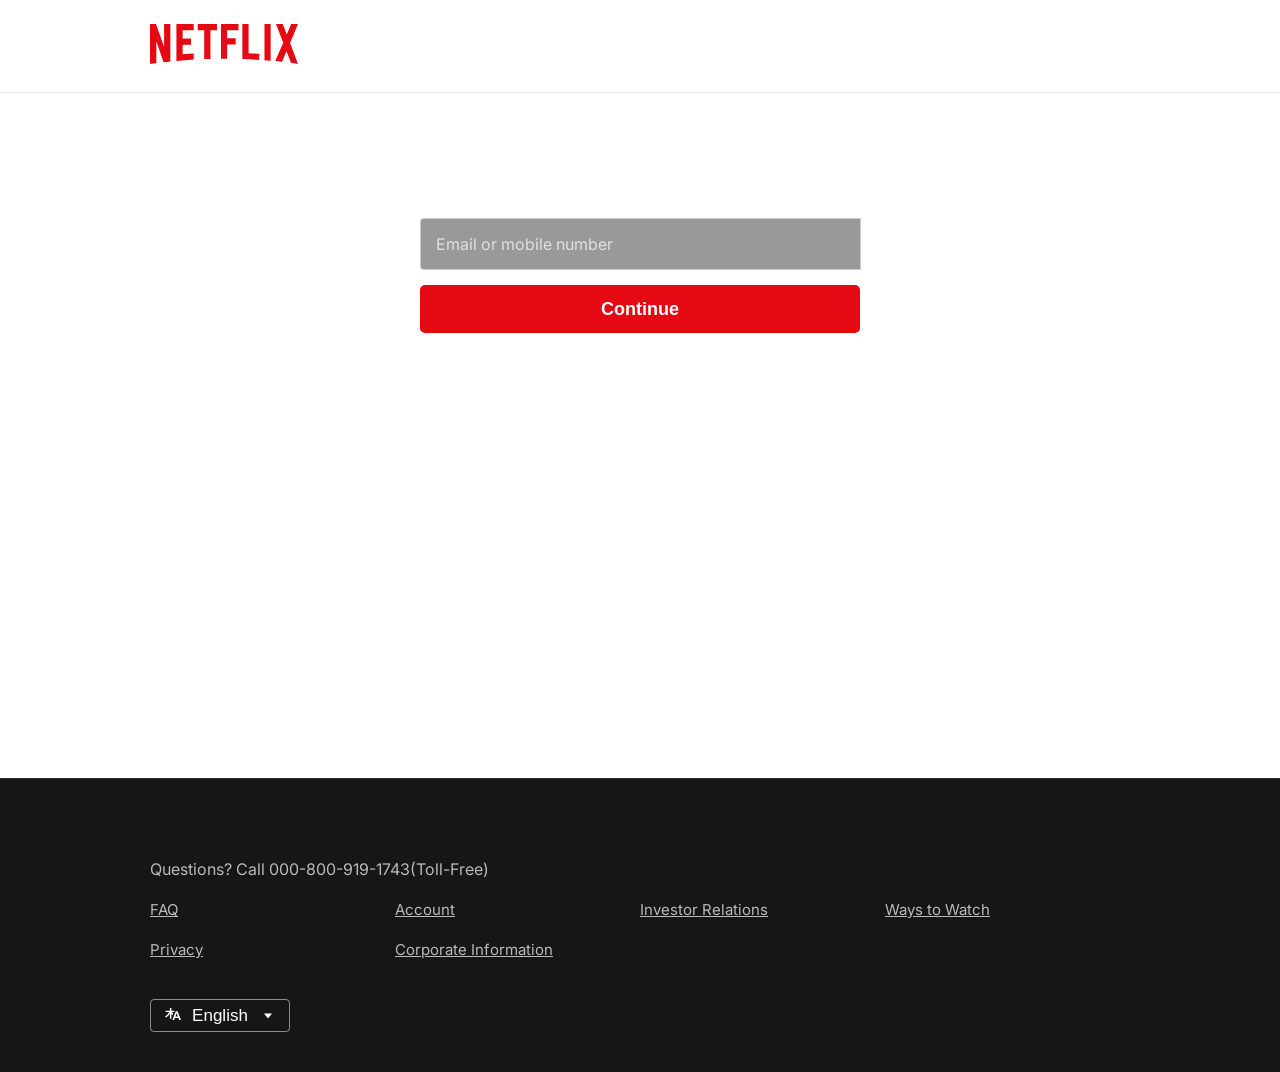
<file: singIn.html>
<!DOCTYPE html>
<html lang="en">
<head>
    <meta charset="UTF-8">
    <meta name="viewport" content="width=device-width, initial-scale=1.0">
    <title>Netflix-SingIn</title>
    <link rel="stylesheet" href="singin.css">
    <link rel="preconnect" href="https://fonts.googleapis.com">
    <link rel="preconnect" href="https://fonts.gstatic.com" crossorigin>
    <link href="https://fonts.googleapis.com/css2?family=Inter:wght@300;400;700&family=Bebas+Neue&display=swap" rel="stylesheet">
</head>
<body>
    <header>
        <div class="logo-container">
            <span class="logo">
                <svg viewBox="0 0 111 30" version="1.1" xmlns="http://www.w3.org/2000/svg" xmlns:xlink="http://www.w3.org/1999/xlink" aria-hidden="true" role="img" class="default-ltr-iqcdef-cache-17hp4kx e38gzvf2"><g><path d="M105.06233,14.2806261 L110.999156,30 C109.249227,29.7497422 107.500234,29.4366857 105.718437,29.1554972 L102.374168,20.4686475 L98.9371075,28.4375293 C97.2499766,28.1563408 95.5928391,28.061674 93.9057081,27.8432843 L99.9372012,14.0931671 L94.4680851,-5.68434189e-14 L99.5313525,-5.68434189e-14 L102.593495,7.87421502 L105.874965,-5.68434189e-14 L110.999156,-5.68434189e-14 L105.06233,14.2806261 Z M90.4686475,-5.68434189e-14 L85.8749649,-5.68434189e-14 L85.8749649,27.2499766 C87.3746368,27.3437061 88.9371075,27.4055675 90.4686475,27.5930265 L90.4686475,-5.68434189e-14 Z M81.9055207,26.93692 C77.7186241,26.6557316 73.5307901,26.4064111 69.250164,26.3117443 L69.250164,-5.68434189e-14 L73.9366389,-5.68434189e-14 L73.9366389,21.8745899 C76.6248008,21.9373887 79.3120255,22.1557784 81.9055207,22.2804387 L81.9055207,26.93692 Z M64.2496954,10.6561065 L64.2496954,15.3435186 L57.8442216,15.3435186 L57.8442216,25.9996251 L53.2186709,25.9996251 L53.2186709,-5.68434189e-14 L66.3436123,-5.68434189e-14 L66.3436123,4.68741213 L57.8442216,4.68741213 L57.8442216,10.6561065 L64.2496954,10.6561065 Z M45.3435186,4.68741213 L45.3435186,26.2498828 C43.7810479,26.2498828 42.1876465,26.2498828 40.6561065,26.3117443 L40.6561065,4.68741213 L35.8121661,4.68741213 L35.8121661,-5.68434189e-14 L50.2183897,-5.68434189e-14 L50.2183897,4.68741213 L45.3435186,4.68741213 Z M30.749836,15.5928391 C28.687787,15.5928391 26.2498828,15.5928391 24.4999531,15.6875059 L24.4999531,22.6562939 C27.2499766,22.4678976 30,22.2495079 32.7809542,22.1557784 L32.7809542,26.6557316 L19.812541,27.6876933 L19.812541,-5.68434189e-14 L32.7809542,-5.68434189e-14 L32.7809542,4.68741213 L24.4999531,4.68741213 L24.4999531,10.9991564 C26.3126816,10.9991564 29.0936358,10.9054269 30.749836,10.9054269 L30.749836,15.5928391 Z M4.78114163,12.9684132 L4.78114163,29.3429562 C3.09401069,29.5313525 1.59340144,29.7497422 0,30 L0,-5.68434189e-14 L4.4690224,-5.68434189e-14 L10.562377,17.0315868 L10.562377,-5.68434189e-14 L15.2497891,-5.68434189e-14 L15.2497891,28.061674 C13.5935889,28.3437998 11.906458,28.4375293 10.1246602,28.6868498 L4.78114163,12.9684132 Z"></path></g></svg>
            </span>
        </div>
        
        <div class="header">
        <div class="header-contant">
            <h1>Enter your info to sign in</h1>
            <h2>Or get started with a new account.</h2>
            
            <div class="singin-container">
                <div class="input-wrapper">
                    <input type="email" id="emailInput" class="netflix-input" required placeholder=" ">
                    <label for="emailInput" class="input-label">Email or mobile number</label>
                </div>

                <button >Continue</button>
            </div>

            <details>
                <summary class="quetion">
                    Get Help
                    <svg class="arrow-icon" xmlns="http://www.w3.org/2000/svg" width="16" height="16" fill="none" viewBox="0 0 16 16"><path fill="currentColor" fill-rule="evenodd" d="m7.999 10.437 5.468-5.468 1.06 1.06-5.998 6a.75.75 0 0 1-1.06 0l-6-6L2.53 4.97z" clip-rule="evenodd"></path></svg>
                </summary>
                <div class="answers">
                    <p><a href="#">Forgot email or mobile number?</a></p>
                    <p><a href="#">Learn more about sign-in</a></p>
                </div>
            </details>

            <p class="sefty-line">This page is protected by Google reCAPTCHA to ensure you're not a bot</p>
        </div>
        </div>
    </header>

    <footer>
        <div class="footer-container">
            <span class="call">
                Questions? Call 000-800-919-1743(Toll-Free)
            </span>

            <ul>
                <li><a href="#">FAQ</a></li>
                <li><a href="#">Account</a></li>
                <li><a href="#">Investor Relations</a></li>
                <li><a href="#">Ways to Watch</a></li>
                <li><a href="#">Privacy</a></li>
                <li><a href="#">Corporate Information</a></li>
            </ul>

            <div class="lang-container">
                <svg class="arrow-icon-footer" viewBox="0 0 16 16" width="16" height="16" data-icon="LanguagesSmall" data-icon-id=":R8pbaml6lalalalb96:" aria-hidden="true" xmlns="http://www.w3.org/2000/svg" fill="none" role="img"><path fill="currentColor" fill-rule="evenodd" d="M10.77 5.33 10.5 6 9.34 8.94l-.57 1.44L7.33 14h1.78l.73-1.97h3.58l.74 1.97H16l-3.43-8.67zm-.15 4.6-.24.63h2.51l-1.26-3.35zm-1.1-5.09.1-.19h-3.2V2h-1.5v2.65H.55V6h3.77A11 11 0 0 1 0 10.43c.33.28.81.8 1.05 1.16 1.5-.91 2.85-2.36 3.88-4.02v5.1h1.49V7.52q.6.95 1.33 1.8l.57-1.43a12 12 0 0 1-1.34-1.9h2.09z" clip-rule="evenodd"></path></svg>
                    <select id="langbtn" style="font-size: 17px !important">
                        <option> English </option>
                        <option> हिन्दी </option>
                </select>
            </div>
        </div>
    </footer>
</body>
</html>
</file>
<file: style.css>
* {
    margin: 0;
    padding: 0;
    box-sizing: border-box;
}

body {
  font-family: 'Inter', sans-serif;
  background-color: rgb(0, 0, 0);
  color: #ffffff;
}

header {
    background-image:linear-gradient(to top, rgba(0, 0, 0, 0.999) 0%, rgba(0, 0, 0, 0.533) 50%, rgba(0, 0, 0, 0.873) 100%), url('background.jpg');
    height: 100vh;
    width: 100%;
    background-size: cover;
    position: relative;
}

.navbar {
    display: flex;
    justify-content: space-between;
    width: 100%;
    position: relative;
    padding: 30px;
}

.logo {
    display: flex;
    justify-content: center;
}

.e38gzvf2 {
    fill: #E50914;
    width: 90px;
}

.btnContainer {
    display: flex;
    margin-right: 20px;
    position: relative;
}

.btnContainer a {
    text-decoration: none;
    color: white;
    font-weight: 510;
    font-size: 15px;
}

#singIn {
    background-color: #E50914;
    display: flex;
    align-items: center;
    justify-content: center;
    margin-left: 10px;
    width: 80px;
    height: 32px;
    border-radius: 4px;
}

#langbtn {
    background-color: #141414a6;
    display: flex;
    align-items: center;
    justify-content: center;
    margin-left: 10px;
    width: 125px;
    height: 32px;
    border-radius: 4px;
    border: 1px solid rgba(255, 255, 255, 0.459);
}

#langbtnFooter {
    padding-left: 35px;
    color: white;
    background-color: #141414a6;
    display: flex;
    align-items: center;
    justify-content: center;
    margin-left: 10px;
    width: 125px;
    height: 32px;
    border-radius: 4px;
    border: 1px solid rgba(255, 255, 255, 0.459);
    -webkit-appearance: none;
    -moz-appearance: none;
    appearance: none;
}

.lang-container {
  position: relative;
  display: inline-block;
  align-items: center;
}

.lang-container svg {
    position: absolute;
    left: 15px;
    top: 7px;
    pointer-events: none;
    z-index: 1;
}

#langbtn {
    text-align: center;
    color: white;
    font-weight: 500;
    appearance: none;
    -webkit-appearance: none;
    -moz-appearance: none;
    border: 1px solid rgba(255,255,255,0.5);
    padding: 6px 30px 6px 10px;
    border-radius: 4px;
    cursor: pointer;
    appearance: none;
    -webkit-appearance: none;
    -moz-appearance: none;
    
}

.lang-container::after {
    content: "";
    position: absolute;
    border-left: 4px solid transparent;
    border-right: 4px solid transparent;
    border-top: 5px solid white;
    top: 50%;
    transform: translateY(-50%);
    right: 18px;
    pointer-events: none;
}

option {
    background-color: white;
    color: #141414;
}

.header-contant-container {
    display: flex;
    flex-direction: column;
    align-items: center;
    justify-content: center;
    position: relative;
    width: 100%;
    height: 70vh;
    padding-left: 20px;
    padding-right: 20px;
}

.header-contant {
    display: flex;
    flex-direction: column;
    align-items: center;
    text-align: center;
}

.header-contant h1 {
    width: 450px;
}

.header-contant p {
    margin-top: 10px;
    margin-bottom: 20px;
}

.header-contant h3 {
    font-weight: 500;
    margin-bottom: 20px;
    width: 550px;
}

.email-container {
    display: flex;
    position: relative;
    flex-direction: row;
    justify-content: center;
    padding: 0;
    margin: 0;
    width: 100%;
    gap: 0;
}

.email-container button {
    background-color: #E50914;
    color: white;
    display: flex;
    position: relative;
    align-items: center;
    justify-content: center;
    border-radius: 4px;
    width: 180px;
    height: 100%;
    border: none;
    cursor: pointer;
    font-size: 24px;
    font-weight: 600;
    transition: background-color 0.2s ease;
    margin-left: 0px;
}

.email-container button:hover {
    background-color: #C1070F;
}

#singIn:hover {
    background-color: #C1070F;
}

.email-container button svg {
    margin-left: 12px;
    display: inline-block;
    vertical-align: middle;
    fill: currentColor;
    width: 24px;
    height: 24px;
}

.input-wrapper {
    position: relative;
    width: 244px;
    height: 56px;
}

.netflix-input {
    width: 100%;
    height: 100%;
    background-color: rgba(0, 0, 0, 0.4);
    border: 1px solid rgba(255, 255, 255, 0.5);
    border-radius: 4px 0 0 4px;
    padding: 24px 16px 8px 16px;
    font-size: 16px;
    color: white;
    outline: none;
    transition: border-color 0.2s ease;
}

.netflix-input:focus {
    border-color: white;
    border-width: 2px;
}

.input-label {
    position: absolute;
    left: 16px;
    top: 50%;
    transform: translateY(-50%);
    color: rgba(255, 255, 255, 0.7);
    font-size: 16px;
    transition: transform 0.2s ease, font-size 0.2s ease, top 0.2s ease;
    pointer-events: none;
}

.netflix-input:focus ~ .input-label,
.netflix-input:not(:placeholder-shown) ~ .input-label {
    top: 15px;
    font-size: 12px;
    color: rgba(255, 255, 255, 0.7);
}

.get-start-btn-container {
    margin-left: 10px;
}

.tranding-section-container {
    position: relative;
    width: auto;
    height: 500px;
    margin-left: 35px;
    margin-right: 35px;
}

.tranding-section-title {
    position: relative;
    z-index: 6;
    margin-top: -40px;
    font-weight: 500;
    margin-bottom: 25px;
}

.tranding-section-slider {
    display: flex;
    gap: 30px;
    overflow-x: auto;
    padding-top: 20px;     
    padding-bottom: 20px;
    margin-top: -20px;
    scroll-snap-type: x mandatory;
    scrollbar-width: none;
    scroll-behavior: smooth;
}

.tranding-section-slider::-webkit-scrollbar {
    display: none;
}

.tranding-section-slider img {
    border-radius: 10px;
    width: 180px;
    height: 252px;
}

.card {
    position: relative;
    margin-left: 20px;
    transition: transform 0.3s ease, z-index 0.3s ease;
    cursor: pointer;
    scroll-snap-align: center;
    flex-shrink: 0;
}

.card:hover {
    transform: scale(1.07);
    z-index: 5
}

.number {
    position: absolute;
    font-size: 65px;
    font-weight: 900;
    bottom: 1px; 
    left: -10px;
    color: #000000;
    -webkit-text-stroke: 2px #dcd8d8;
    z-index: 2;
    user-select: none;
    font-family: sans-serif;
    transition: transform 0.3s ease;
}

.slider-btn {
    position: absolute;
    top: 23.5%;
    transform: translateY(-50%);
    width: 45px;
    height: 180px;
    padding-top: 40px;
    padding-bottom: 40px;
    background-color: rgb(0, 0, 0);
    display: flex;
    align-items: center;
    justify-content: center;
    z-index: 10;
}

.slider-btn button {
    height: 100%;
    width: 24px;
    background-color: rgb(255 255 255 / 10%);
    border: none;
    border-radius: 8px;
    cursor: pointer;
    display: flex;
    align-items: center;
    justify-content: center;
}

.slider-btn button:hover {
    background-color: rgba(255, 255, 255, 0.197);
}

.slider-btn svg {
    color: white;
}

#slider-left-btn {
    left: 0;
}

#slider-right-btn {
    right: 0;
}

.curve-wrapper {
    position: relative;
    z-index: 5;
}

.curve-container {
    position: relative;
    width: 100%;
    height: 100px;
    overflow: hidden;
    
}

.rounded-line {
    box-sizing: border-box;
    position: absolute;
    width: 140%;
    left: -20%;
    height: 100%;
    top: 0;
    margin: auto;
    display: flex;
    align-items: center;
    border: 4px solid transparent;
    border-top-left-radius: 50% 100%;
    border-top-right-radius: 50% 100%;
    border-bottom: none;
    background: radial-gradient(50% 500% at 50% -420%, rgba(64, 97, 231, 0.4) 80%, rgba(0, 0, 0, 0.1) 100%), black;
    background-clip: padding-box;
}

.rounded-line:before {
    content: '';
    position: absolute;
    top: -4px;
    right: -4px;
    bottom: -4px;
    left: -4px;
    z-index: -1;
    border-radius: inherit;
    border-top: 4px solid transparent;
    background: linear-gradient(to right, rgba(33, 13, 22, 1) 16%, rgba(184, 40, 105, 1), rgba(229, 9, 20, 1), rgba(184, 40, 105, 1), rgba(33, 13, 22, 1) 84%);
    height: 100%;
}

.more-reasons-to-join {
    position: relative;
    margin: 75px;
    margin-left: 120px;
    margin-right: 120px;
    margin-top: 300px;
    display: flex;
    flex-direction: column;
    gap: 10px;
}

.box-container {
    display: grid;
    grid-template-columns: 1fr 1fr 1fr 1fr;
    gap: 10px;
}

.box {
    background: linear-gradient(149deg, #192247 0%, #210e17 99%);
    border-radius: 20px;
    padding: 24px 24px 69px 24px;
}

.box p {
    margin-top: 15px;
    color: rgb(255 255 255 / 70%)
}

.icon {
    margin-top: 20px;
    display: flex;
    justify-content: end;
}

.icon svg {
    position: absolute;
    width: 64px;
    height: 64px;
    fill: none;
}

.faq-container-title {
    margin-bottom: 10px;
}

.faq-container {
    position: relative;
    display: flex;
    flex-direction: column;
    margin-left: 120px;
    margin-right: 120px;
}

.faq-item {
    width: 100%;
    height: auto; 
    margin-top: 8px;
}

summary {
    list-style: none;
}
summary::-webkit-details-marker {
    display: none;
}

.faq-question {
    display: flex;
    align-items: center;
    justify-content: space-between;
    height: 84px;
    background-color: #2f2d2d;
    padding: 30px;
    font-size: 25px;
    color: white;
    cursor: pointer;
}

.faq-question:hover {
    background-color: #454141;
}

.faq-answer {
    background-color: #2f2d2d;
    padding: 30px;
    margin-top: 2px;
    font-size: 25px;
    color: white;
}

.faq-icon {
    transition: transform 0.3s ease;
}

details[open] .faq-icon {
    transform: rotate(45deg);
}

.ready-to-watch {
    display: flex;
    flex-direction: column;
    justify-content: center;
    align-items: center;
    margin-top: 60px;
}

.footer-email-container {
    padding-left: 40px;
    padding-right: 40px;
}

#email-container-footer {
    margin-top: 20px;
    margin-bottom: 20px;
}

#input-wrapper-footer {
    width: 100%;
}

#emailInput {
    border-radius: 5px;
}

.questions-container {
    margin-top: 80px;
    margin-left: 120px;
    margin-right: 120px;
    margin-bottom: 100px;
    color: rgb(255 255 255 / 70%);
}

ul {
    list-style: none;
    margin-top: 40px;
    margin-bottom: 50px;
    display: grid;
    grid-template-columns: 1fr 1fr 1fr 1fr;
}

li a{
    color: rgb(255 255 255 / 70%);
}

li {
    margin-bottom: 10px;
}

.lngbtn-bottom {
    margin-left: 0 !important;
}
    
.netflixIndia {
    margin-top: 40px;
    margin-bottom: 40px;
}

.copyright {
    font-size: small;
    color: rgba(228, 228, 228, 0.596);
}

.get-start-btn {
    color: white;
    text-decoration: none;
}

:root {
    --bg-card: #181818;
    --text-main: #ffffff;
    --text-muted: #a3a3a3;
    --netflix-red: #e50914;
    --btn-hover: #b80710;
}

.open-temptale {
    background-color: var(--bg-card);
    color: var(--text-main);
    width: 100%;
    max-width: 550px;
    border-radius: 12px;
    overflow: hidden;
    box-shadow: 0px 10px 30px rgba(0, 0, 0, 0.5);
    position: fixed;
    display: none;
    top: 50%;
    left: 50%;
    transform: translate(-50%, -50%);
    z-index: 1000;
    margin: 20px;
    transition: opacity 100ms cubic-bezier(0.32, 0.94, 0.6, 1) 100ms, transform 533ms cubic-bezier(0.32, 0.94, 0.6, 1) 4ms;
    border: 0.0625rem solid rgba(128, 128, 128, 0.4);
    box-shadow: rgba(0, 0, 0, 0.8) 0px 0.25rem 0.5rem 0px;
}

.open-temptale.active {
    display: block;
}

.modal-overlay {
    display: none;
    position: fixed;
    top: 0;
    left: 0;
    width: 100%;
    height: 100%;
    background: rgba(0, 0, 0, 0.784);
    z-index: 999;
}

.modal-overlay.active {
    display: block;
}

.template-holder {
    position: relative;
    width: 100%;
    height: 320px;
}

.template-holder > img {
    width: 100%;
    height: 100%;
    object-fit: cover;
    display: block;
}

.template-holder::after {
    content: '';
    position: absolute;
    bottom: 0;
    left: 0;
    width: 100%;
    height: 40%;
    background: linear-gradient(to top, var(--bg-card), transparent);
}

.template-btn {
    position: absolute;
    top: 15px;
    right: 15px;
    background: transparent;
    border: none;
    border-radius: 50%;
    width: 36px;
    height: 36px;
    display: flex;
    justify-content: center;
    align-items: center;
    cursor: pointer;
    color: #fff;
    transition: background 0.2s ease;
    z-index: 10;
}

.template-btn:hover {
    background: rgba(255, 255, 255, 0.205);
}

.template-title-holder {
    position: absolute;
    bottom: -10px;
    left: 30px;
    z-index: 5;
    max-width: 50%;
}

.template-title-holder img {
    width: 100%;
    height: auto;
    display: block;
}

.template-contant-holder {
    padding: 24px;
}

.template-contant-header {
    list-style: none;
    padding: 0;
    margin: 0 0 16px 0;
    display: flex;
    flex-wrap: wrap;
    gap: 8px;
    align-items: center;
}

.template-contant-header-name-contant {
    font-size: 14px;
    font-weight: 600;
    color: var(--text-muted);
    border: none;
    background-color: rgba(118, 116, 116, 0.4);
    padding: 2px 8px;
    border-radius: 4px;
}

.template-contant-header .template-contant-header-name:first-child .template-contant-header-name-contant {
    border: none;
    padding: 0;
    background-color: transparent;
    color: #46d369;
}

.template-contant-main p {
    font-size: 15px;
    line-height: 1.5;
    color: #e5e5e5;
    margin: 0 0 24px 0;
}

.template-footer.btn {
    background-color: var(--netflix-red);
    color: white;
    border: none;
    padding: 12px 24px;
    font-size: 16px;
    font-weight: bold;
    border-radius: 4px;
    cursor: pointer;
    display: inline-flex;
    align-items: center;
    gap: 8px;
    width: 100%;
    justify-content: center;
    transition: background-color 0.2s ease;
}

.template-footer.btn:hover {
    background-color: var(--btn-hover);
}

.template-footer.btn svg {
    display: inline-block;
    vertical-align: middle;
}

@media (min-width: 480px) {
    .template-footer.btn {
        width: auto;
    }
}

@media (max-width: 1280px) {
    .box-container {
        grid-template-columns: 1fr 1fr;
    }

    .more-reasons-to-join {
        margin-left: 80px;
        margin-right: 80px;
    }

    .faq-container {
        margin-left: 85px;
        margin-right: 85px;
    }

    .faq-question {
        height: 72px;
        font-size: 20px;
    }
    
    .questions-container {
        margin-left: 90px;
        margin-right: 90px;
    }

    .footer-email-container {
        padding-left: 80px;
        padding-right: 80px;
    }

    ul {
       grid-template-columns: 1fr 1fr 1fr;
    }

}

@media (max-width: 960px) {
    .box-container {
        grid-template-columns: 1fr;
    }

    .more-reasons-to-join {
        margin-left: 40px;
        margin-right: 40px;
    }

    .faq-container {
        margin-left: 45px;
        margin-right: 45px;
    }

    .footer-email-container {
       padding-left: 40px;
       padding-right: 40px;
    }

    .questions-container {
        margin-left: 45px;
        margin-right: 45px;
    }

    
    ul {
       grid-template-columns: 1fr 1fr;
    }

}

@media screen and (min-width: 960px) {

    .navbar {
        padding-top: 20px;
        padding-left: 80px;

    }
    .e38gzvf2 {
        fill: #E50914;
        width: 150px;
    }

    #singIn {
        margin-right: 50px;
    }
    
    .tranding-section-container {
        margin-left: 60px;
        margin-right: 60px;
    }

    .slider-btn {
        height: 270px;
        top: 36%;
    }

    .number {
        font-size: 100px;
        bottom: 1px; 
        left: -20px;
    }

    .card {
        margin-left: 10px;
    }

    .lang-container::after {
        top: 40%;
        right: 18px;
    }
}

@media screen and (max-width: 960px) {
    .tranding-section-slider img {
        width: 112px;
        height: 156.8px;
    }

    .tranding-section-slider {
        gap: 0px;
    }

    .tranding-section-title {
        font-size: small;
        margin-bottom: 15px;
    }

    .tranding-section-title {
        margin-top: -25px;
    }

    .more-reasons-to-join {
        margin-top: 200px;
    }
}

@media screen and (min-width: 1200px) {

    .logo {
        margin-left: 70px;
    }

    .btnContainer {
        margin-right: 90px;
    }

    .header-contant-container {
        height: 90vh;
    }

    .header-contant h1 {
        font-size: 60px;
        font-weight: bolder;
        width: 550px;
    }

    .header-contant p {
        font-size: 25px;
        font-weight: bold;
        margin-top: 18px;
        margin-bottom: 30px;
    }

    .header-contant h3 {
        font-size: 18px;
        width: 100%;
    }

    .email-container button {
        width: 214px;
    }

    .email-container input {
        width: 366px;
    }
    .email-container {
        width: 588px;
        gap: 122px;
    }

    #email-container-footer {
        width: 100%;
        gap: 0;
    }

    .tranding-section-container {
        margin-left: 120px;
        margin-right: 120px;
    }

    .slider-btn {
        height: 275px;
        top: 36%;
    }

    .header-contant-container {
        height: 80vh;
    }

    #email-container-footer {
        display: flex;
        width: 100%;
        padding-left: 200px;
        padding-right: 200px;
        align-items: stretch;
    }

    .more-reasons-to-join {
        margin-top: 400px;
    }

    .netflixinput {
        width: 100% !important;
        border-radius: 5px;
    }

    .input-wrapper-footer {
        width: 100% !important;
        gap: none;
    }

    .inputlabel {
        width: 100% !important;
    }

    #input-wrapper-footer{
    flex:1;
    }

    #get-start-btn-footer-container{
    flex-shrink:0;
    }
}

@media screen and (max-width: 600px) {

    .email-container {
        flex-direction: column;
        align-items: center;
        width: 100%;
    }

    .email-container button {
        margin-top: 10px;
        height: 56px;
    }

    .input-wrapper {
        width: 100%;
    }

    .header-contant h3 {
        font-size: 15px;
        width: 100%;
        max-width: 320px;
    }

    .header-contant p {
        width: 100%;
        max-width: 320px;
    }

    .header-contant h1 {
        width: 100%;
        max-width: 320px;
    }

    .tranding-section-container {
        margin-left: 10px;
        margin-right: 10px;
    }

    #email-container-footer {
        flex-direction: column;
        align-items: flex-start;
    }

    .input-wrapper {
        width: 100%;
    }

    .get-start-btn-container {
        margin-left: 0;
        margin-top: 10px;
    }

    ul {
       grid-template-columns: 1fr;
    }

    .faq-container {
        font-size: small;
    }

    .faq-container p {
        font-size: 15px;
    }

    .faq-container span {
        font-size: 15px;
    }

}
</file>
<file: singin.css>
* {
    margin: 0;
    padding: 0;
}

body {
  font-family: 'Inter', sans-serif;
  color: #ffffff;
  background-image: url(https://occ-0-6302-56.1.nflxso.net/dnm/api/v6/iMyKkw5SVrkCXbCfSBEb_Pjar5Y/AAAAQBTxE26zgLJoqZnmxUCfZtVJ2HbJUsVonZ_9Uo-pn68zarPK.png);
}

.logo-container {
    display: flex;
    align-items: center;
    justify-content: start;
    padding: 24px;
    border-bottom: 0.0625rem solid rgb(128 128 128 / 20%);
}

.logo svg {
    width: 89px;
    height: 24px;
    fill: #E50914;
}

.header-contant {
    display: flex;
    flex-direction: column;
    width: 440px;
    height: 100vh;
}

.header {
    display: flex;
    justify-content: center;
    margin-top: 35px;
    margin-left: 20px;
    margin-right: 20px;
    height: 677px;
}

.header-contant h2 {
    margin-top: 10px;
    font-size: 18px;
    font-weight: lighter;
    color: rgb(255 255 255 / 70%);
    margin-bottom: 20px;
}

.input-wrapper {
    position: relative;
}

.netflix-input {
    width: 92.5%;
    height: 100%;
    background-color: rgba(0, 0, 0, 0.4);
    border: 1px solid rgba(255, 255, 255, 0.5);
    border-radius: 4px 0 0 4px;
    padding: 24px 16px 8px 16px;
    font-size: 16px;
    color: white;
    outline: none;
    transition: border-color 0.2s ease;
}

.netflix-input:focus {
    border-color: white;
    border-width: 2px;
}

.input-label {
    position: absolute;
    left: 16px;
    top: 50%;
    transform: translateY(-50%);
    color: rgba(255, 255, 255, 0.7);
    font-size: 16px;
    transition: transform 0.2s ease, font-size 0.2s ease, top 0.2s ease;
    pointer-events: none;
}

.netflix-input:focus ~ .input-label,
.netflix-input:not(:placeholder-shown) ~ .input-label {
    top: 15px;
    font-size: 12px;
    color: rgba(255, 255, 255, 0.7);
}

.singin-container button{
    margin-top: 15px;
    width: 100%;
    height: 48px;
    background-color: #E50914;
    border: none;
    border-radius: 5px;
    color: #ffffff;
    font-size: 18px;
    font-weight: bold;
    margin-bottom: 50px;
}

.singin-container button:hover {
    background-color: #ca0b14;
}

summary {
    display: flex;
    align-items: center;
    gap: 5px;
    cursor: pointer;
    list-style: none;
}

summary::-webkit-details-marker {
    display: none;
}

.arrow-icon {
    transition: transform 0.3s ease;
}

details[open] .arrow-icon {
    transform: scaleY(-1);
}

.answers a {
    margin-top: 10px;
    color: #ffffff;
    display: flex;
    flex-direction: column;
    font-size: 15px;
}

.sefty-line {
    margin-top: 40px;
    color: rgb(255 255 255 / 50%);
    font-size: 12.5px;
    margin-left: 2px;
}

.footer-container {
    background-color: rgb(22,22,22);
    padding: 40px;
    color: rgb(255 255 255 / 70%);
    border-top: 0.0625rem solid rgb(128 128 128 / 20%);
}

ul {
    list-style: none;
    padding: 0;
    margin: 0;
    margin-top: 20px;
    display: grid;
    grid-template-columns: 1fr 1fr;
}

ul a {
    color: rgb(255 255 255 / 70%);
    font-size: 15px;
}

li {
    margin-bottom: 20px;
}

.lang-container {
    margin-top: 20px;
}

.lang-container {
  position: relative;
  display: inline-block;
  align-items: center;
}

.lang-container svg {
    position: absolute;
    left: 15px;
    top: 7px;
    pointer-events: none;
    z-index: 1;
}

#langbtn {
    text-align: center;
    color: white;
    background-color: transparent;
    font-weight: 500;
    appearance: none;
    -webkit-appearance: none;
    -moz-appearance: none;
    border: 1px solid rgba(255,255,255,0.5);
    padding: 6px 30px 6px 10px;
    border-radius: 4px;
    cursor: pointer;
    appearance: none;
    -webkit-appearance: none;
    -moz-appearance: none;
    width: 140px !important;
    padding-left: 30px;
}

.lang-container::after {
    content: "";
    position: absolute;
    border-left: 4px solid transparent;
    border-right: 4px solid transparent;
    border-top: 5px solid white;
    top: 50%;
    transform: translateY(-50%);
    right: 18px;
    pointer-events: none;
}

option {
    background-color: white;
    color: #141414;
}

.arrow-icon-footer {
    color: #ffffff;
}

@media screen and (min-width: 960px) {
    .logo svg {
        width: 148px;
        height: 40px;
    }

    .logo-container {
        padding-left: 35px;
    }

    .header {
        height: 650px;
    }
}

@media screen and (min-width: 1280px) {
    .logo-container {
        padding-left: 150px;
    }

    .footer-container {
        padding: 80px 150px 40px 150px;
        grid-template-columns: 1fr 1fr 1fr 1fr;
    }

    ul {
         grid-template-columns: 1fr 1fr 1fr 1fr;
    }

    .header {
        height: 650px;
    }
}
</file>
